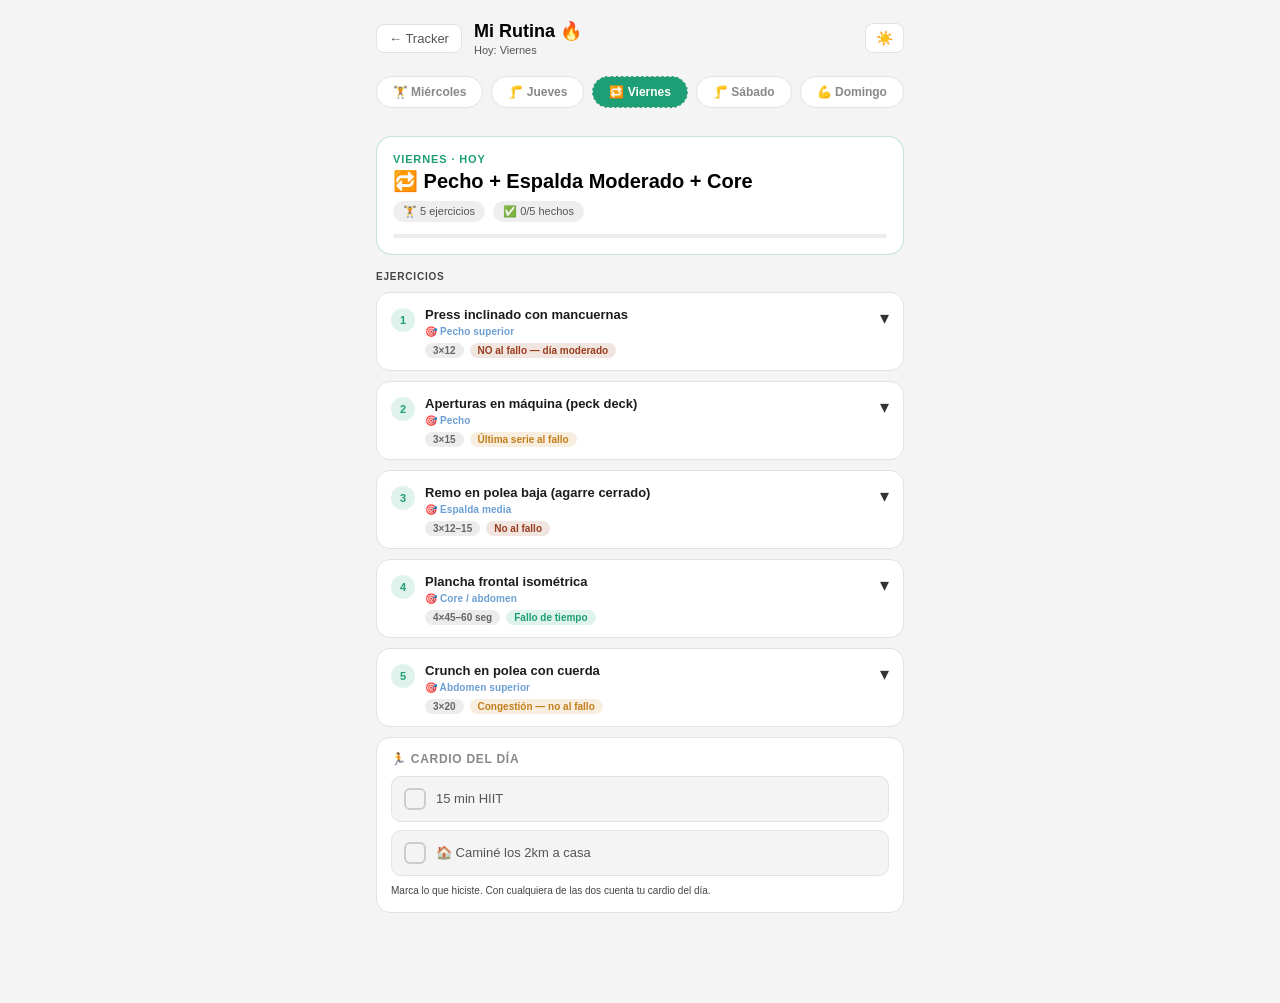
<file: workout.html>
<!DOCTYPE html>
<html lang="es">
<head>
<meta charset="UTF-8">
<meta name="viewport" content="width=device-width, initial-scale=1.0, maximum-scale=1.0, viewport-fit=cover">
<link rel="manifest" href="manifest.json">
<link rel="apple-touch-icon" href="icon-192.png">
<link rel="icon" type="image/png" href="icon-192.png">
<meta name="apple-mobile-web-app-capable" content="yes">
<meta name="mobile-web-app-capable" content="yes">
<meta name="theme-color" content="#0f0f0f">
<title>Rutina — Tracker Semanal</title>
<style>
  *{box-sizing:border-box;margin:0;padding:0;-webkit-tap-highlight-color:transparent;}
  body{font-family:-apple-system,BlinkMacSystemFont,'Segoe UI',sans-serif;background:#0f0f0f;color:#e8e8e8;min-height:100vh;padding:calc(20px + env(safe-area-inset-top)) 16px calc(90px + env(safe-area-inset-bottom));max-width:560px;margin:0 auto;transition:background .25s,color .25s;}

  /* ===== TEMA CLARO (override) ===== */
  html[data-theme="light"] body{background:#f4f4f5;color:#1c1c1e;}
  html[data-theme="light"] .back-btn,
  html[data-theme="light"] .theme-btn-wo{background:#fff;border-color:#e2e2e4;color:#555;}
  html[data-theme="light"] h1{color:#000;}
  html[data-theme="light"] .day-pill{background:#fff;border-color:#e2e2e4;color:#888;}
  html[data-theme="light"] .workout-header,
  html[data-theme="light"] .rest-card,
  html[data-theme="light"] .ex-card,
  html[data-theme="light"] .cardio-card{background:#fff;border-color:#e2e2e4;}
  html[data-theme="light"] .workout-name{color:#000;}
  html[data-theme="light"] .ex-name{color:#1c1c1e;}
  html[data-theme="light"] .meta-chip{background:#eee;color:#555;}
  html[data-theme="light"] .rest-tip{background:#f4f4f5;color:#555;}
  html[data-theme="light"] .alterno-box{background:#f4f4f5;}
  html[data-theme="light"] .done-btn.pending{background:#ececee;color:#888;}
  html[data-theme="light"] .progress-bar-wrap,
  html[data-theme="light"] .chip-series{background:#ececee;color:#666;}
  html[data-theme="light"] .bottom-nav{background:#fff;border-color:#e2e2e4;}
  html[data-theme="light"] .cardio-main,
  html[data-theme="light"] .detail-text{color:#444;}

  .theme-btn-wo{font-size:14px;color:#555;background:#1a1a1a;border:1px solid #2a2a2a;border-radius:8px;padding:6px 10px;cursor:pointer;margin-left:auto;}
  .theme-btn-wo:active{opacity:.7;}

  .top-nav{display:flex;align-items:center;gap:12px;margin-bottom:20px;}
  .back-btn{font-size:13px;color:#555;background:#1a1a1a;border:1px solid #2a2a2a;border-radius:8px;padding:6px 12px;cursor:pointer;text-decoration:none;}
  h1{font-size:18px;font-weight:700;color:#fff;}
  .subtitle{font-size:11px;color:#555;margin-top:2px;}

  /* DAY SELECTOR */
  .days-scroll{display:flex;gap:8px;overflow-x:auto;padding-bottom:8px;margin-bottom:20px;scrollbar-width:none;}
  .days-scroll::-webkit-scrollbar{display:none;}
  .day-pill{flex-shrink:0;padding:8px 16px;border-radius:99px;border:1px solid #2a2a2a;background:#111;color:#444;font-size:12px;font-weight:600;cursor:pointer;transition:all .15s;white-space:nowrap;}
  .day-pill.active{border-color:transparent;color:#fff;}
  .day-pill.today{border-style:dashed;}

  /* WORKOUT HEADER */
  .workout-header{background:#1a1a1a;border:1px solid #2a2a2a;border-radius:16px;padding:16px;margin-bottom:16px;}
  .workout-day{font-size:11px;font-weight:700;text-transform:uppercase;letter-spacing:.08em;margin-bottom:4px;}
  .workout-name{font-size:20px;font-weight:700;color:#fff;margin-bottom:8px;}
  .workout-meta{display:flex;gap:8px;flex-wrap:wrap;}
  .meta-chip{font-size:11px;background:#222;border-radius:99px;padding:4px 10px;color:#888;}

  /* DESCANSO */
  .rest-card{background:#1a1a1a;border:1px solid #2a2a2a;border-radius:16px;padding:24px;text-align:center;margin-bottom:16px;}
  .rest-emoji{font-size:48px;margin-bottom:12px;}
  .rest-title{font-size:18px;font-weight:700;color:#fff;margin-bottom:8px;}
  .rest-tips{display:flex;flex-direction:column;gap:8px;margin-top:16px;text-align:left;}
  .rest-tip{display:flex;align-items:center;gap:10px;font-size:13px;color:#666;background:#111;border-radius:10px;padding:10px 12px;}

  /* EXERCISE CARDS */
  .section-label{font-size:10px;font-weight:700;color:#444;text-transform:uppercase;letter-spacing:.08em;margin:0 0 10px;}
  .ex-card{background:#1a1a1a;border:1px solid #2a2a2a;border-radius:14px;margin-bottom:10px;overflow:hidden;}
  .ex-header{display:flex;align-items:flex-start;gap:10px;padding:14px 14px 12px;cursor:pointer;}
  .ex-num{width:24px;height:24px;border-radius:50%;display:flex;align-items:center;justify-content:center;font-size:11px;font-weight:700;flex-shrink:0;margin-top:1px;}
  .ex-info{flex:1;}
  .ex-name{font-size:13px;font-weight:600;color:#f0f0f0;margin-bottom:4px;}
  .ex-muscle{font-size:10px;color:#6C9FD4;margin-bottom:6px;font-weight:600;letter-spacing:.01em;}
  .ex-chips{display:flex;gap:6px;flex-wrap:wrap;}
  .chip{font-size:10px;padding:2px 8px;border-radius:99px;font-weight:600;}
  .chip-series{background:#222;color:#888;}
  .chip-fallo{color:#fff;}
  .ex-toggle{font-size:18px;color:#333;margin-left:auto;flex-shrink:0;}
  .ex-details{display:none;padding:0 14px 14px;}
  .ex-details.open{display:block;}
  .detail-row{display:flex;gap:8px;margin-bottom:8px;align-items:flex-start;}
  .detail-icon{font-size:14px;flex-shrink:0;margin-top:1px;}
  .detail-text{font-size:12px;color:#666;line-height:1.5;}
  .detail-label{font-size:10px;font-weight:700;text-transform:uppercase;letter-spacing:.05em;color:#444;margin-bottom:2px;}
  .alterno-box{background:#111;border-radius:10px;padding:10px 12px;margin-top:2px;}
  .alterno-text{font-size:12px;color:#888;line-height:1.5;}
  .done-btn{width:100%;padding:10px;border-radius:8px;border:none;font-size:12px;font-weight:600;cursor:pointer;margin-top:6px;transition:all .15s;}
  .done-btn.pending{background:#222;color:#555;}
  .done-btn.done{background:#1D9E7522;color:#1D9E75;border:1px solid #1D9E7544;}

  /* CARDIO */
  .cardio-card{background:#1a1a1a;border:1px solid #2a2a2a;border-radius:14px;padding:14px;margin-top:6px;}
  .cardio-title{font-size:12px;font-weight:700;color:#888;text-transform:uppercase;letter-spacing:.06em;margin-bottom:10px;}
  .cardio-main{font-size:14px;color:#f0f0f0;font-weight:600;margin-bottom:6px;}
  .cardio-alt{font-size:12px;color:#555;display:flex;align-items:center;gap:6px;}
  .cardio-opt{display:flex;align-items:center;gap:10px;background:#111;border:1px solid #2a2a2a;border-radius:10px;padding:11px 12px;margin-bottom:8px;cursor:pointer;transition:all .15s;}
  .cardio-opt:active{opacity:.8;}
  .cardio-opt.sel{background:#1D9E7518;border-color:#1D9E7555;}
  .cardio-check{width:22px;height:22px;border-radius:6px;border:2px solid #444;flex-shrink:0;display:flex;align-items:center;justify-content:center;font-size:13px;font-weight:800;color:#1D9E75;}
  .cardio-opt.sel .cardio-check{border-color:#1D9E75;background:#1D9E7522;}
  .cardio-opt-text{font-size:13px;color:#ccc;line-height:1.4;}
  .cardio-opt.sel .cardio-opt-text{color:#f0f0f0;font-weight:600;}
  .cardio-hint{font-size:10px;color:#444;margin-top:2px;line-height:1.4;}
  html[data-theme="light"] .cardio-opt{background:#f4f4f5;border-color:#e2e2e4;}
  html[data-theme="light"] .cardio-opt-text{color:#555;}
  html[data-theme="light"] .cardio-check{border-color:#ccc;}

  /* PROGRESS */
  .progress-bar-wrap{height:4px;background:#222;border-radius:99px;overflow:hidden;margin:12px 0 0;}
  .progress-bar-fill{height:100%;border-radius:99px;transition:width .4s;}

  /* BOTTOM NAV */
  .bottom-nav{position:fixed;bottom:0;left:0;right:0;background:#0f0f0f;border-top:1px solid #1a1a1a;display:flex;padding:8px 0 calc(20px + env(safe-area-inset-bottom));}
  .nav-item{flex:1;display:flex;flex-direction:column;align-items:center;gap:3px;text-decoration:none;color:#444;font-size:10px;font-weight:600;cursor:pointer;}
  .nav-item.active{color:#6C4FD4;}
  .nav-icon{font-size:20px;}
</style>
</head>
<body>

<div class="top-nav">
  <a href="index.html" class="back-btn">← Tracker</a>
  <div>
    <h1>Mi Rutina 🔥</h1>
    <div class="subtitle" id="today-label">Modo Guerra</div>
  </div>
  <button class="theme-btn-wo" onclick="toggleThemeWo()" id="theme-btn-wo">🌙</button>
</div>

<!-- DAY SELECTOR -->
<div class="days-scroll" id="days-scroll"></div>

<!-- CONTENT -->
<div id="workout-content"></div>

<script>
// ── TEMA (compartido con index via localStorage) ──
function detectThemeWo(){
  const saved=localStorage.getItem("theme");
  if(saved) return saved;
  return window.matchMedia && window.matchMedia("(prefers-color-scheme: light)").matches ? "light":"dark";
}
function applyThemeWo(t){
  document.documentElement.setAttribute("data-theme",t);
  const meta=document.querySelector('meta[name="theme-color"]');
  if(meta) meta.setAttribute("content", t==="dark"?"#0f0f0f":"#f4f4f5");
  const btn=document.getElementById("theme-btn-wo");
  if(btn) btn.textContent=t==="dark"?"🌙":"☀️";
}
window.toggleThemeWo=function(){
  const cur=document.documentElement.getAttribute("data-theme")||"dark";
  const next=cur==="dark"?"light":"dark";
  localStorage.setItem("theme",next);
  applyThemeWo(next);
};
if(window.matchMedia){
  window.matchMedia("(prefers-color-scheme: light)").addEventListener("change",e=>{
    if(!localStorage.getItem("theme")) applyThemeWo(e.matches?"light":"dark");
  });
}
applyThemeWo(detectThemeWo());

const DIAS_ORDEN = ["lunes","martes","miercoles","jueves","viernes","sabado","domingo"];
const DIAS_LABEL = {lunes:"Lunes",martes:"Martes",miercoles:"Miércoles",jueves:"Jueves",viernes:"Viernes",sabado:"Sábado",domingo:"Domingo"};

const RUTINA = {
  lunes:{nombre:"Descanso Activo",emoji:"😴",color:"#444",descanso:true,cardio:"Movilidad ligera opcional",cardioAlt:"Los 2km caminata a casa cuentan como recuperación activa 🏠",ejercicios:[]},
  martes:{nombre:"Pecho + Hombro + Tríceps",emoji:"💪",color:"#6C4FD4",cardio:"15 min caminata inclinada 10–12%",cardioAlt:"Más los 2km caminata zona 2 a casa 🏠",ejercicios:[
    {n:"Press de banca plano con mancuernas",m:"Pecho medio",s:"4×8–10",i:"Pesado",f:"Última serie: 1–2 reps del fallo",a:"Press máquina Smith o máquina de pecho",t:"Compuesto principal — no negociar"},
    {n:"Press Arnold sentado con mancuernas",m:"Hombro frontal y lateral",s:"3×10–12",i:"Moderado pesado",f:"NO al fallo",a:"Press militar mancuernas o máquina de hombro",t:"Rango completo de movimiento"},
    {n:"Aperturas en polea cruzada (crossover)",m:"Pecho interno",s:"3×12–15",i:"Moderado",f:"Última serie al fallo total",a:"Aperturas mancuernas banco plano o peck deck",t:"Codos ligeramente flexionados"},
    {n:"Elevaciones laterales con mancuernas",m:"Hombro lateral (deltoides)",s:"3×15–20",i:"Ligero-moderado",f:"2 últimas series al fallo",a:"Elevaciones polea baja o máquina hombros",t:"Sin impulso — movimiento limpio"},
    {n:"Extensión de tríceps en polea con cuerda",m:"Tríceps",s:"3×12–15",i:"Moderado",f:"Última serie al fallo total",a:"Extensión barra recta o press francés polea",t:"Codos fijos — solo mueve el antebrazo"}
  ]},
  miercoles:{nombre:"Espalda + Bíceps + Antebrazo",emoji:"🏋️",color:"#2B7FD4",cardio:"15 min bicicleta estática",cardioAlt:"Más los 2km caminata zona 2 a casa 🏠",ejercicios:[
    {n:"Remo a una mano con mancuerna",m:"Dorsal ancho",s:"4×8–10",i:"Pesado",f:"1–2 reps del fallo",a:"Remo en máquina o remo polea baja agarre neutro",t:"Codo pegado — tira con la espalda no el brazo"},
    {n:"Jalón al pecho con agarre ancho",m:"Dorsal y espalda alta",s:"4×10–12",i:"Moderado pesado",f:"Última serie cerca del fallo",a:"Jalón agarre neutro o jalón con banda",t:"Baja hasta el pecho — no solo a la barbilla"},
    {n:"Curl alterno de bíceps con mancuernas",m:"Bíceps",s:"3×10–12",i:"Moderado",f:"Última serie al fallo controlado",a:"Curl barra recta o curl en máquina",t:"Supina la muñeca — máxima contracción arriba"},
    {n:"Curl martillo (agarre neutro)",m:"Braquial y antebrazo",s:"3×12–15",i:"Moderado",f:"Última serie al fallo",a:"Curl cuerda polea baja o curl neutro mancuernas",t:"Agarre neutro — trabaja braquial y antebrazo"},
    {n:"Colgado en barra (dead hang)",m:"Agarre y antebrazo",s:"3×al fallo",i:"Fallo total",f:"Aguantar hasta soltarte",a:"Farmer walks 3×30m o pinza de dedos con disco",t:"Si no hay barra usa el alterno directamente"}
  ]},
  jueves:{nombre:"Piernas Pesado",emoji:"🦵",color:"#C44B1A",cardio:"20 min caminata inclinada",cardioAlt:"Más los 2km caminata zona 2 a casa 🏠",ejercicios:[
    {n:"Prensa de piernas 45°",m:"Cuádriceps y glúteo",s:"4×8–10",i:"Pesado",f:"NUNCA al fallo — para con 2–3 en reserva",a:"Sentadilla hack máquina o sentadilla Smith",t:"Pies anchura hombros — rodillas alineadas con pies"},
    {n:"Sentadilla goblet con mancuerna",m:"Cuádriceps y glúteo",s:"3×12",i:"Moderado",f:"Quedar a 2 reps del fallo",a:"Sentadilla sumo mancuerna o zancadas alternas",t:"Mancuerna al pecho — talones en el suelo"},
    {n:"Extensión de cuádriceps en máquina",m:"Cuádriceps",s:"3×15",i:"Moderado",f:"Última serie al fallo total",a:"Sentadilla una pierna asistida o step-up mancuernas",t:"Pausa 1s arriba — contrae el cuádriceps fuerte"},
    {n:"Curl femoral tumbado en máquina",m:"Isquiotibiales",s:"3×12–15",i:"Moderado",f:"Última serie al fallo",a:"Curl femoral sentado o peso muerto rumano mancuernas",t:"Cadera pegada al banco — no levantes el glúteo"},
    {n:"Elevación de pantorrillas de pie",m:"Gemelos",s:"4×20–25",i:"Moderado-alto",f:"Todas al fallo",a:"Elevación pantorrillas sentado o en escalón",t:"Pausa 2s arriba y 2s abajo — sin rebote"}
  ]},
  viernes:{nombre:"Pecho + Espalda Moderado + Core",emoji:"🔁",color:"#1D9E75",cardio:"15 min HIIT",cardioAlt:"Más los 2km caminata zona 2 a casa 🏠",ejercicios:[
    {n:"Press inclinado con mancuernas",m:"Pecho superior",s:"3×12",i:"80% del peso del martes",f:"NO al fallo — día moderado",a:"Press inclinado Smith o máquina inclinada",t:"Volumen moderado — recuperación activa"},
    {n:"Aperturas en máquina (peck deck)",m:"Pecho",s:"3×15",i:"Moderado",f:"Última serie al fallo",a:"Aperturas mancuernas banco plano o polea cruzada baja",t:"Rango completo — toca al centro sin chocar codos"},
    {n:"Remo en polea baja (agarre cerrado)",m:"Espalda media",s:"3×12–15",i:"Moderado",f:"No al fallo",a:"Remo en máquina o remo con banda",t:"Espalda recta — tira hacia el ombligo"},
    {n:"Plancha frontal isométrica",m:"Core / abdomen",s:"4×45–60 seg",i:"Core",f:"Fallo de tiempo",a:"Plancha rodillas o plancha lateral",t:"Cadera alineada — no dejes que caiga ni suba"},
    {n:"Crunch en polea con cuerda",m:"Abdomen superior",s:"3×20",i:"Ligero",f:"Congestión — no al fallo",a:"Crunch suelo con peso o máquina abdominal",t:"Contrae el abdomen — no uses cuello ni espalda baja"}
  ]},
  sabado:{nombre:"Piernas Moderado + Core",emoji:"🦵",color:"#8B6914",cardio:"15 min bicicleta zona 2",cardioAlt:"Más los 2km caminata zona 2 a casa 🏠",ejercicios:[
    {n:"Peso muerto rumano con mancuernas",m:"Isquiotibiales y glúteo",s:"4×10",i:"Pesado controlado",f:"NUNCA al fallo — técnica primero",a:"Peso muerto barra trampa o extensiones cadera máquina",t:"Espalda recta — bisagra de cadera, no sentadilla"},
    {n:"Prensa de piernas con pies altos",m:"Glúteo e isquios",s:"3×12",i:"Moderado",f:"No al fallo",a:"Zancadas caminando o sentadilla búlgara",t:"Pies altos — enfoque en femoral y glúteo"},
    {n:"Curl femoral sentado en máquina",m:"Isquiotibiales",s:"3×15",i:"Moderado",f:"Última serie al fallo",a:"Curl femoral tumbado o peso muerto rumano una pierna",t:"Rango completo — no uses impulso al bajar"},
    {n:"Elevación de piernas colgado en barra",m:"Abdomen inferior",s:"3×al fallo",i:"Core",f:"Al fallo total",a:"Elevación piernas en banco o tijeras en suelo",t:"Piernas casi rectas — contrae el abdomen bajo"},
    {n:"Giros rusos (Russian twist)",m:"Oblicuos",s:"3×20 c/lado",i:"Core",f:"Última serie al fallo",a:"Rotaciones torso polea o woodchop mancuerna",t:"Pies levantados — gira desde el torso"}
  ]},
  domingo:{nombre:"Hombro + Brazo + Cardio",emoji:"💪",color:"#993C1D",cardio:"30 min caminata inclinada o bicicleta",cardioAlt:"Los 2km a casa cuentan como parte del cardio 🏠",ejercicios:[
    {n:"Elevaciones laterales con mancuernas",m:"Hombro lateral (deltoides)",s:"4×15–20",i:"Ligero-moderado",f:"2 últimas al fallo",a:"Elevaciones polea baja o máquina hombros",t:"Sin trampa con el cuerpo — codos ligeramente flexionados"},
    {n:"Pájaros (vuelos posteriores) con mancuernas",m:"Hombro posterior",s:"3×15",i:"Ligero",f:"Última al fallo",a:"Pájaros en polea o face pulls",t:"Pecho abajo — abre los brazos como pájaro"},
    {n:"Curl concentrado con mancuerna",m:"Pico del bíceps",s:"3×12 c/lado",i:"Moderado",f:"Última al fallo total",a:"Curl polea baja o curl predicador máquina",t:"Codo fijo en el muslo — contracción máxima arriba"},
    {n:"Press francés (extensión sobre la cabeza)",m:"Tríceps (cabeza larga)",s:"3×12",i:"Moderado",f:"No al fallo",a:"Extensión tríceps mancuerna o fondos en banco",t:"Codos apuntando al techo — no los abras"},
    {n:"Caminata del granjero (farmer's walk)",m:"Agarre y trapecio",s:"3×40 metros",i:"Pesado",f:"Hasta que el agarre muera",a:"Agarre colgado barra 3×fallo o cargadas mancuernas",t:"Espalda recta — pasos cortos y controlados"}
  ]}
};

const FALLO_COLORS = {
  "NUNCA al fallo": "#993C1D",
  "NO al fallo": "#993C1D",
  "No al fallo": "#993C1D",
  "al fallo total": "#1D9E75",
  "Al fallo total": "#1D9E75",
  "Fallo de tiempo": "#1D9E75",
  "al fallo": "#C47E1A",
  "cerca del fallo": "#C47E1A",
  "del fallo": "#C47E1A",
};

function falloColor(f) {
  for (const [k,v] of Object.entries(FALLO_COLORS)) { if (f.includes(k)) return v; }
  return "#888";
}

let currentDay = null;
let doneMap = JSON.parse(localStorage.getItem("done-map") || "{}");

function getTodayKey() {
  const d = new Date().getDay(); // 0=dom,1=lun...
  const map = [6,0,1,2,3,4,5]; // sunday=6→domingo
  return DIAS_ORDEN[map[d]];
}

function buildDaySelector() {
  const scroll = document.getElementById("days-scroll");
  const todayKey = getTodayKey();
  DIAS_ORDEN.forEach(key => {
    const r = RUTINA[key];
    const pill = document.createElement("div");
    pill.className = "day-pill" + (key===todayKey?" today":"");
    pill.style.setProperty("--c", r.color);
    pill.innerHTML = `${r.emoji} ${DIAS_LABEL[key]}`;
    pill.onclick = () => selectDay(key);
    pill.id = "pill-"+key;
    scroll.appendChild(pill);
  });
}

function selectDay(key) {
  if (currentDay) {
    const prev = document.getElementById("pill-"+currentDay);
    if (prev) { prev.classList.remove("active"); prev.style.background=""; prev.style.borderColor=""; prev.style.color=""; }
  }
  currentDay = key;
  const pill = document.getElementById("pill-"+key);
  if (pill) { pill.classList.add("active"); pill.style.background=RUTINA[key].color; pill.style.color="#fff"; }
  renderWorkout(key);
  pill.scrollIntoView({behavior:"smooth",block:"nearest",inline:"center"});
}

function renderWorkout(key) {
  const r = RUTINA[key];
  const c = document.getElementById("workout-content");
  const todayKey = getTodayKey();
  const isToday = key===todayKey;

  if (r.descanso) {
    c.innerHTML = `
      <div class="workout-header" style="border-color:${r.color}33;">
        <div class="workout-day" style="color:${r.color};">${DIAS_LABEL[key]}${isToday?' · HOY':''}</div>
        <div class="workout-name">${r.emoji} ${r.nombre}</div>
      </div>
      <div class="rest-card">
        <div class="rest-emoji">😴</div>
        <div class="rest-title">Día de recuperación</div>
        <div style="font-size:13px;color:#555;line-height:1.6;">El músculo crece cuando descansas,<br>no cuando entrenas.</div>
        <div class="rest-tips">
          <div class="rest-tip">😴 Dormir 7–8 horas mínimo</div>
          <div class="rest-tip">🥩 Comer proteína — el músculo se repara hoy</div>
          <div class="rest-tip">💧 Mucha agua — al menos 2.5L</div>
          <div class="rest-tip">🚶 ${r.cardioAlt}</div>
          <div class="rest-tip">🧘 Movilidad ligera si quieres — 10 min</div>
        </div>
      </div>`;
    return;
  }

  const doneKey = key+"-exercises";
  const done = doneMap[doneKey] || {};
  const totalEx = r.ejercicios.length;
  const doneCount = Object.values(done).filter(Boolean).length;
  const pct = Math.round((doneCount/totalEx)*100);

  let html = `
    <div class="workout-header" style="border-color:${r.color}44;">
      <div class="workout-day" style="color:${r.color};">${DIAS_LABEL[key]}${isToday?' · HOY':''}</div>
      <div class="workout-name">${r.emoji} ${r.nombre}</div>
      <div class="workout-meta">
        <span class="meta-chip">🏋️ ${totalEx} ejercicios</span>
        <span class="meta-chip">✅ ${doneCount}/${totalEx} hechos</span>
      </div>
      <div class="progress-bar-wrap">
        <div class="progress-bar-fill" style="width:${pct}%;background:${r.color};"></div>
      </div>
    </div>
    <div class="section-label">Ejercicios</div>`;

  r.ejercicios.forEach((ex, i) => {
    const isDone = done[i] || false;
    const fc = falloColor(ex.f);
    html += `
      <div class="ex-card" id="ex-${i}">
        <div class="ex-header" onclick="toggleEx(${i})">
          <div class="ex-num" style="background:${r.color}22;color:${r.color};">${i+1}</div>
          <div class="ex-info">
            <div class="ex-name" style="${isDone?'text-decoration:line-through;color:#555;':''}">${ex.n}</div>
            ${ex.m?`<div class="ex-muscle">🎯 ${ex.m}</div>`:''}
            <div class="ex-chips">
              <span class="chip chip-series">${ex.s}</span>
              <span class="chip chip-fallo" style="background:${fc}22;color:${fc};">${ex.f}</span>
            </div>
          </div>
          <div class="ex-toggle" id="toggle-${i}">▾</div>
        </div>
        <div class="ex-details" id="det-${i}">
          <div class="detail-row">
            <div class="detail-icon">⚡</div>
            <div class="detail-text"><div class="detail-label">Intensidad</div>${ex.i}</div>
          </div>
          <div class="detail-row">
            <div class="detail-icon">💡</div>
            <div class="detail-text"><div class="detail-label">Técnica</div>${ex.t}</div>
          </div>
          <div class="detail-row">
            <div class="detail-icon">🔄</div>
            <div>
              <div class="detail-label">Alterno (si está ocupado)</div>
              <div class="alterno-box"><div class="alterno-text">${ex.a}</div></div>
            </div>
          </div>
          <button class="done-btn ${isDone?'done':'pending'}" onclick="toggleDone(${i}, '${key}')">
            ${isDone?'✓ Completado — toca para desmarcar':'Marcar como completado'}
          </button>
        </div>
      </div>`;
  });

  const cardioKey = key+"-cardio";
  const cardioDone = doneMap[cardioKey] || {};
  html += `
    <div class="cardio-card">
      <div class="cardio-title">🏃 Cardio del día</div>
      <div class="cardio-opt ${cardioDone.main?'sel':''}" onclick="toggleCardio('${key}','main')">
        <div class="cardio-check">${cardioDone.main?'✓':''}</div>
        <div class="cardio-opt-text">${r.cardio}</div>
      </div>
      <div class="cardio-opt ${cardioDone.walk?'sel':''}" onclick="toggleCardio('${key}','walk')">
        <div class="cardio-check">${cardioDone.walk?'✓':''}</div>
        <div class="cardio-opt-text">🏠 Caminé los 2km a casa</div>
      </div>
      <div class="cardio-hint">Marca lo que hiciste. Con cualquiera de las dos cuenta tu cardio del día.</div>
    </div>`;

  c.innerHTML = html;
}

function toggleCardio(key, which){
  const ck = key+"-cardio";
  if(!doneMap[ck]) doneMap[ck]={};
  doneMap[ck][which] = !doneMap[ck][which];
  localStorage.setItem("done-map", JSON.stringify(doneMap));
  renderWorkout(key);
}

function toggleEx(i) {
  const det = document.getElementById("det-"+i);
  const tog = document.getElementById("toggle-"+i);
  const isOpen = det.classList.contains("open");
  det.classList.toggle("open", !isOpen);
  tog.textContent = isOpen ? "▾" : "▴";
}

function toggleDone(i, key) {
  const doneKey = key+"-exercises";
  if (!doneMap[doneKey]) doneMap[doneKey] = {};
  doneMap[doneKey][i] = !doneMap[doneKey][i];
  localStorage.setItem("done-map", JSON.stringify(doneMap));
  renderWorkout(key);
  // re-open the detail
  setTimeout(()=>{
    const det = document.getElementById("det-"+i);
    const tog = document.getElementById("toggle-"+i);
    if(det){det.classList.add("open");tog.textContent="▴";}
  },50);
}

// Init
buildDaySelector();
const todayKey = getTodayKey();
document.getElementById("today-label").textContent = "Hoy: "+DIAS_LABEL[todayKey];
selectDay(todayKey);
</script>
</body>
</html>
</file>
